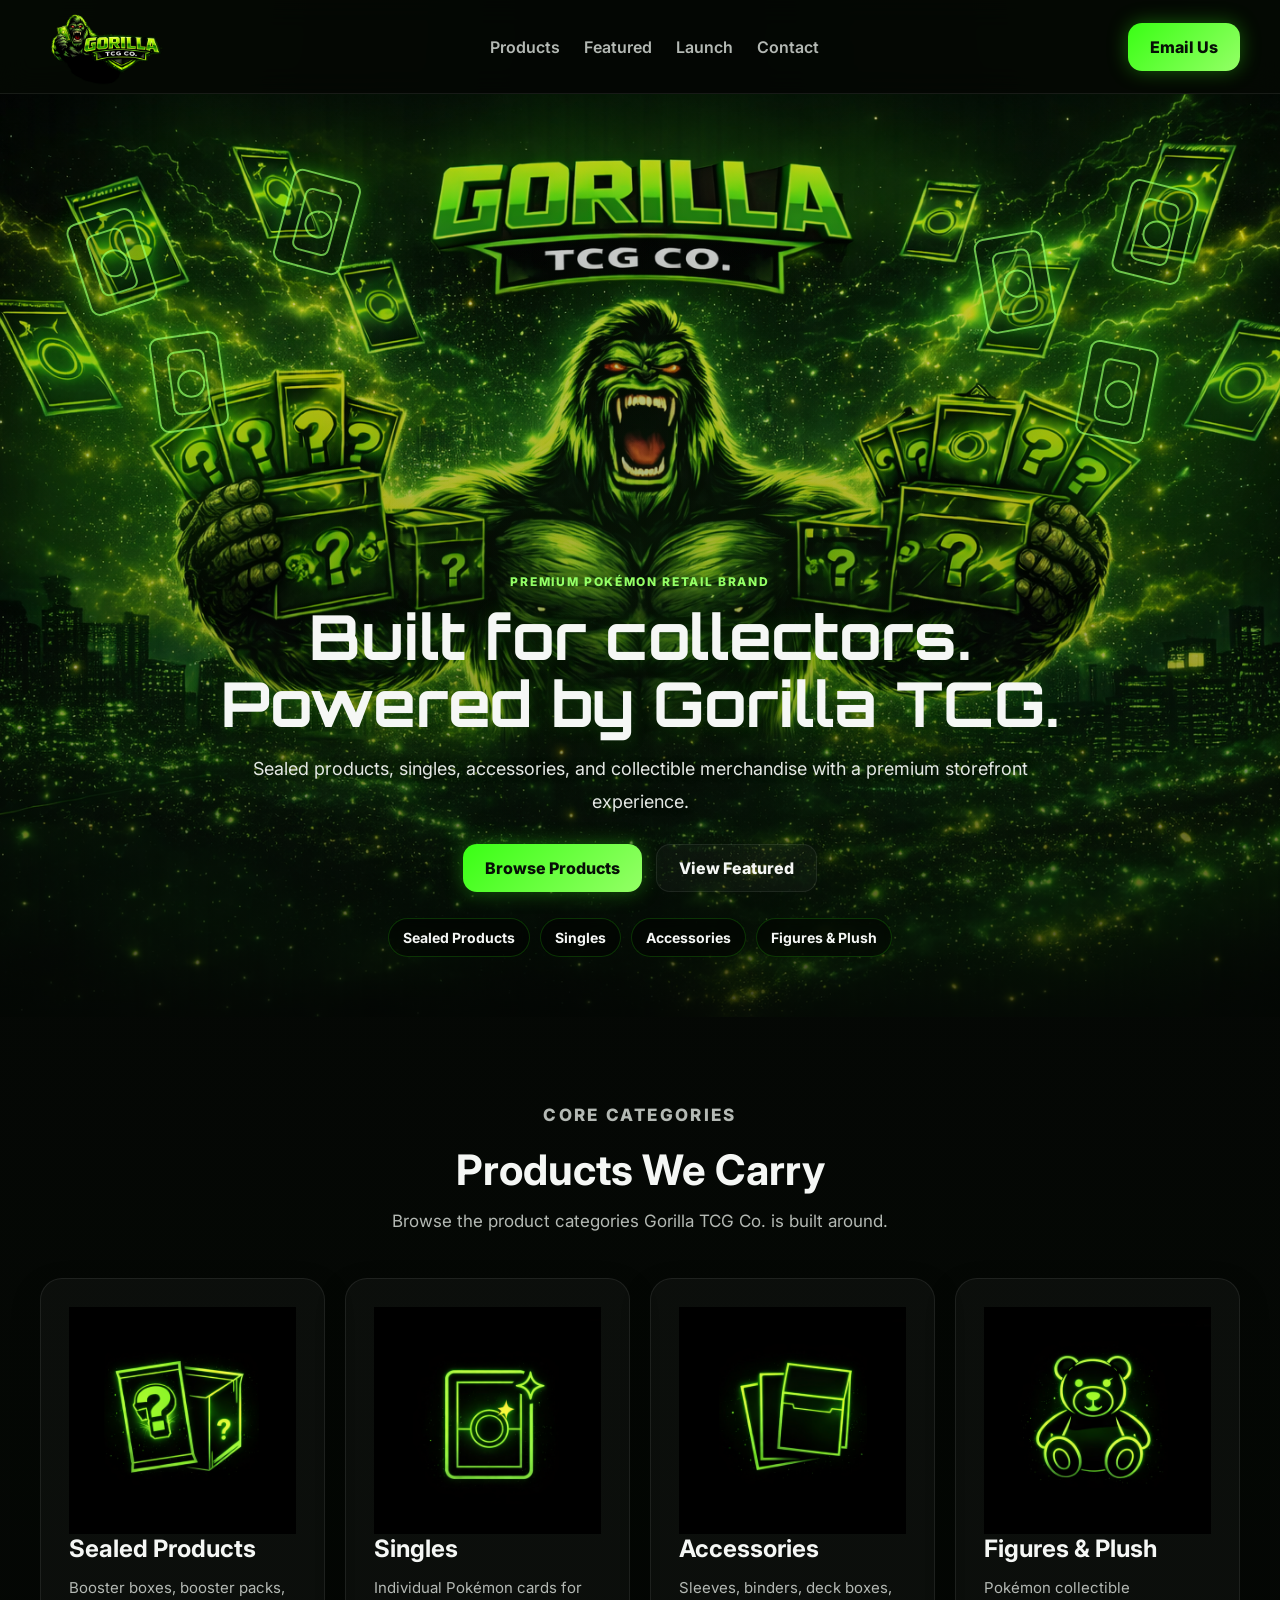
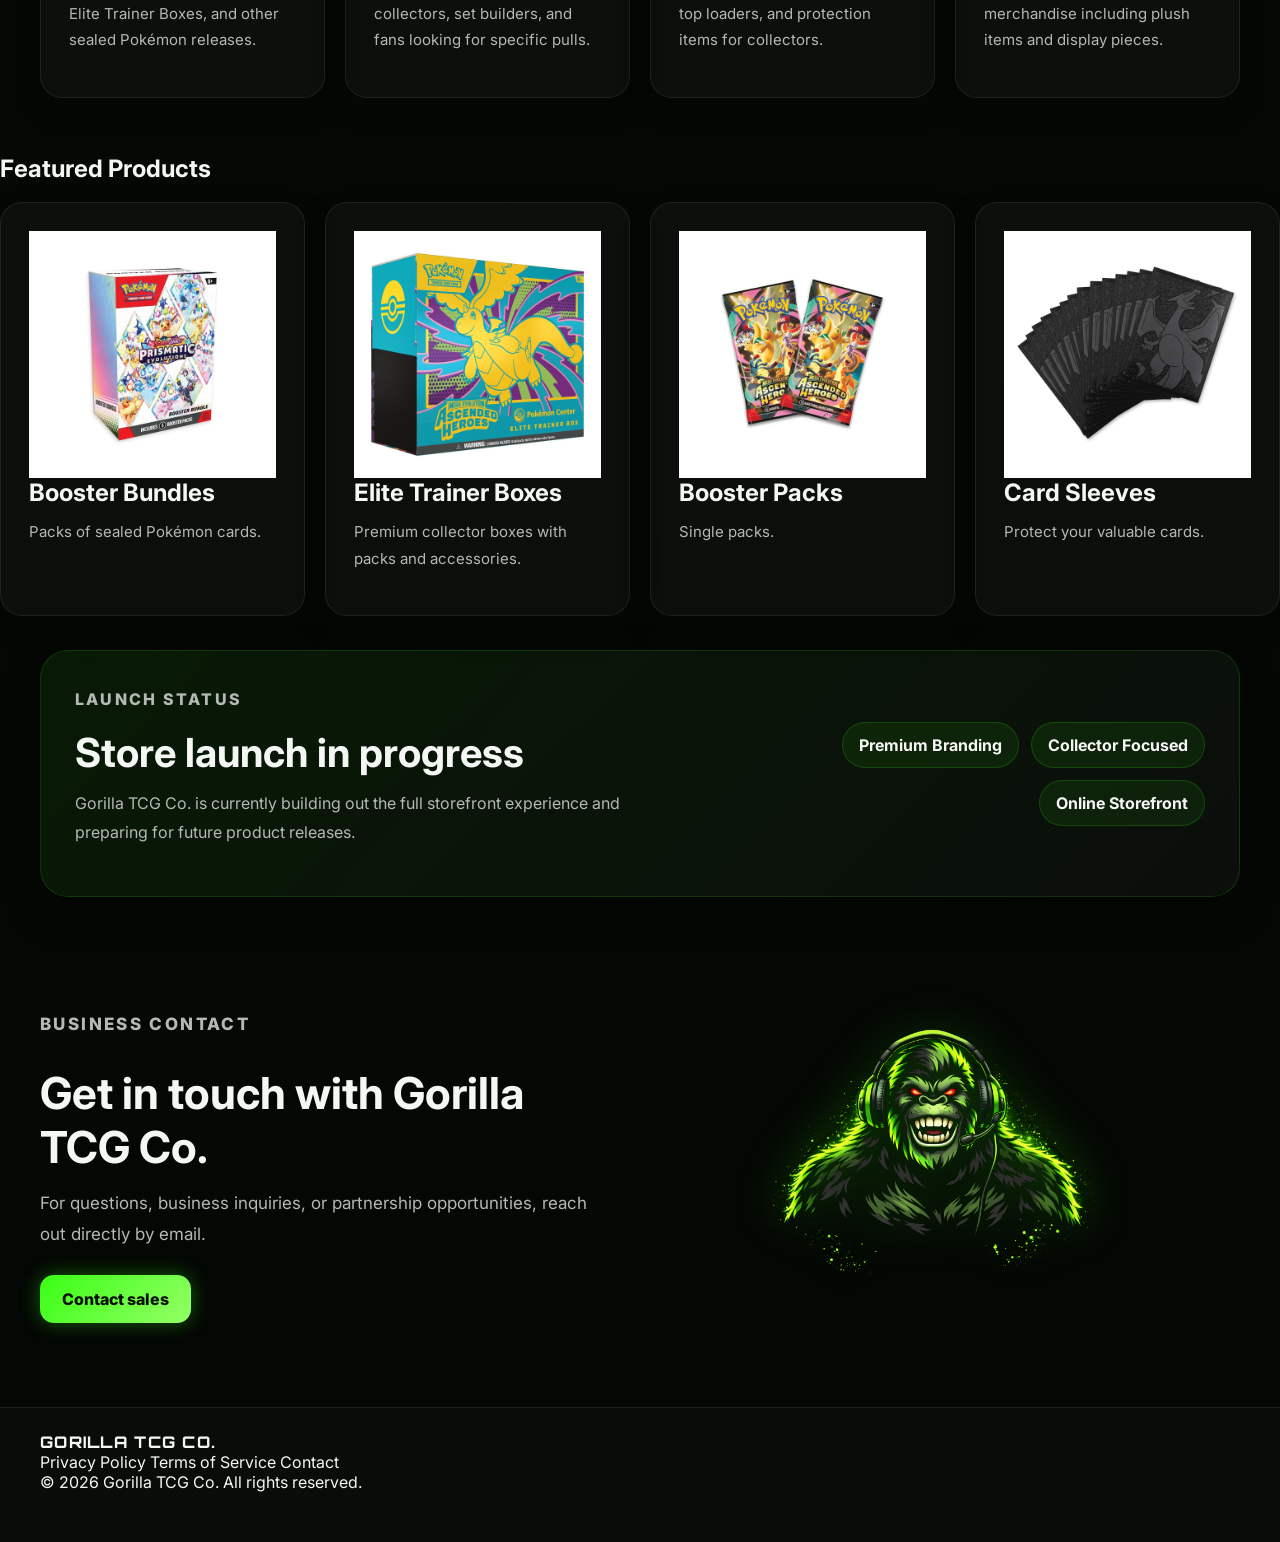
<file: index.html>
<!DOCTYPE html>
<html lang="en">
<head>
  <meta charset="UTF-8" />
  <meta name="viewport" content="width=device-width, initial-scale=1.0" />
  <title>Gorilla TCG Co.</title>
  <meta
    name="description"
    content="Premium Pokémon products for collectors and fans."
  />
  <link rel="preconnect" href="https://fonts.googleapis.com">
  <link rel="preconnect" href="https://fonts.gstatic.com" crossorigin>
  <link
    href="https://fonts.googleapis.com/css2?family=Inter:wght@300;400;500;600;700;800&family=Orbitron:wght@600;700;800&display=swap"
    rel="stylesheet"
  />
  <link rel="stylesheet" href="styles.css" />
  <link rel="icon" type="image/png" href="favicon.png">
</head>
<body>

  <header class="site-header">
    <div class="container nav-wrap">
      <a href="#top" class="brand">
        <img src="logo.png" alt="Gorilla TCG Co. logo" class="brand-logo" />
      </a>

      <nav class="nav-links">
        <a href="#products">Products</a>
        <a href="#featured">Featured</a>
        <a href="#launch">Launch</a>
        <a href="#contact">Contact</a>
      </nav>

      <a href="mailto:sales@gorillatcgco.com" class="email-btn">Email Us</a>
    </div>
  </header>

  <main id="top">

    <section class="hero hero-v3">
      <div class="hero-overlay"></div>
      <div class="hero-radial hero-radial-left"></div>
      <div class="hero-radial hero-radial-right"></div>

      <!-- Floating cards -->
      <div class="floating-card card-1"></div>
      <div class="floating-card card-2"></div>
      <div class="floating-card card-3"></div>
      <div class="floating-card card-4"></div>
      <div class="floating-card card-5"></div>
      <div class="floating-card card-6"></div>

      <div class="container hero-content">
        <div class="hero-text-wrap">
          <p class="eyebrow">Premium Pokémon Retail Brand</p>
          <h1>Built for collectors. Powered by Gorilla TCG.</h1>
          <p class="hero-subtext">
            Sealed products, singles, accessories, and collectible merchandise
            with a premium storefront experience.
          </p>

          <div class="hero-buttons">
            <a href="#products" class="primary-btn">Browse Products</a>
            <a href="#featured" class="secondary-btn">View Featured</a>
          </div>

          <div class="hero-pill-row">
            <span>Sealed Products</span>
            <span>Singles</span>
            <span>Accessories</span>
            <span>Figures & Plush</span>
          </div>
        </div>
      </div>

      <img
        src="a_digital_digital_illustration_promotional_banner.png"
        alt="Gorilla TCG Co. hero banner"
        class="hero-banner-v3"
      />
    </section>

    <section class="products-section" id="products">
      <div class="container">
        <div class="section-heading">
          <p class="eyebrow">Core Categories</p>
          <h2>Products We Carry</h2>
          <p>Browse the product categories Gorilla TCG Co. is built around.</p>
        </div>

        <div class="product-grid">
          <article class="product-card">
            <img src="sealed_products_icon_fixed.png" alt="Sealed products icon" class="category-icon" />
            <h3>Sealed Products</h3>
            <p>
              Booster boxes, booster packs, Elite Trainer Boxes, and other sealed Pokémon releases.
            </p>
          </article>

          <article class="product-card">
            <img src="singles_icon_fixed.png" alt="Singles icon" class="category-icon" />
            <h3>Singles</h3>
            <p>
              Individual Pokémon cards for collectors, set builders, and fans looking for specific pulls.
            </p>
          </article>

          <article class="product-card">
            <img src="accessories_icon_fixed.png" alt="Accessories icon" class="category-icon" />
            <h3>Accessories</h3>
            <p>
              Sleeves, binders, deck boxes, top loaders, and protection items for collectors.
            </p>
          </article>

          <article class="product-card">
            <img src="plush_icon_fixed.png" alt="Figures and plush icon" class="category-icon" />
            <h3>Figures &amp; Plush</h3>
            <p>
              Pokémon collectible merchandise including plush items and display pieces.
            </p>
          </article>
        </div>
      </div>
    </section>

<section class="featured-products" id="featured">

<h2>Featured Products</h2>

<div class="product-grid">

<div class="product-card">
<img src="booster-box.jpg">
<h3>Booster Bundles</h3>
<p>Packs of sealed Pokémon cards.</p>
</div>

<div class="product-card">
<img src="elite-trainer-box.jpg">
<h3>Elite Trainer Boxes</h3>
<p>Premium collector boxes with packs and accessories.</p>
</div>

<div class="product-card">
<img src="booster-pack.jpg">
<h3>Booster Packs</h3>
<p>Single packs.</p>
</div>

<div class="product-card">
<img src="sleeves.jpg">
<h3>Card Sleeves</h3>
<p>Protect your valuable cards.</p>
</div>

</div>
</section>

    <section class="launch-section" id="launch">
      <div class="container launch-card">
        <div class="launch-copy">
          <p class="eyebrow">Launch Status</p>
          <h2>Store launch in progress</h2>
          <p>
            Gorilla TCG Co. is currently building out the full storefront experience
            and preparing for future product releases.
          </p>
        </div>

        <div class="launch-tags">
          <span>Premium Branding</span>
          <span>Collector Focused</span>
          <span>Online Storefront</span>
        </div>
      </div>
    </section>

    <section class="contact-section" id="contact">
      <div class="container contact-grid">
        <div class="contact-copy">
          <p class="eyebrow">Business Contact</p>
          <h2>Get in touch with Gorilla TCG Co.</h2>
          <p>
            For questions, business inquiries, or partnership opportunities,
            reach out directly by email.
          </p>

          <a href="mailto:sales@gorillatcgco.com" class="primary-btn">
            Contact sales
          </a>
        </div>

        <div class="contact-visual">
          <img src="gorilla_headset_transparent.png" alt="Gorilla TCG support mascot" class="contact-image" />
        </div>
      </div>
    </section>

  </main>

  <footer class="site-footer">
    <div class="container footer-wrap">
      <div>
        <div class="footer-brand">GORILLA TCG CO.</div>
<div class="footer-links">

<a href="privacy.html">Privacy Policy</a>

<a href="terms.html">Terms of Service</a>

<a href="contact.html">Contact</a>

</div>

<p>© 2026 Gorilla TCG Co. All rights reserved.</p>
      </div>


  </footer>

</body>
</html>
</file>
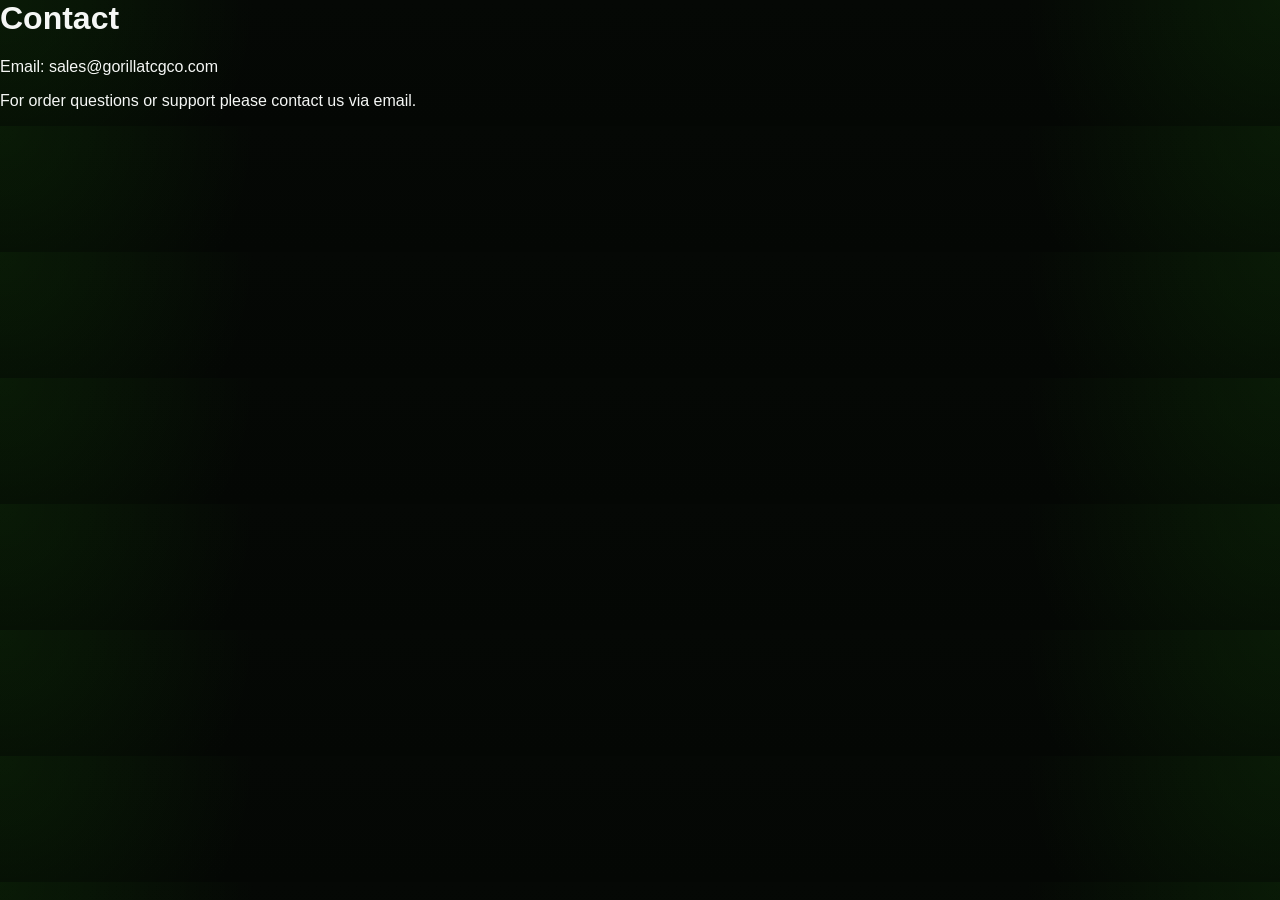
<file: contact.html>
<!DOCTYPE html>
<html>

<head>

<title>Contact - Gorilla TCG Co.</title>

<link rel="stylesheet" href="styles.css">

</head>

<body>

<h1>Contact</h1>

<p>Email: sales@gorillatcgco.com</p>

<p>For order questions or support please contact us via email.</p>

</body>

</html>
</file>
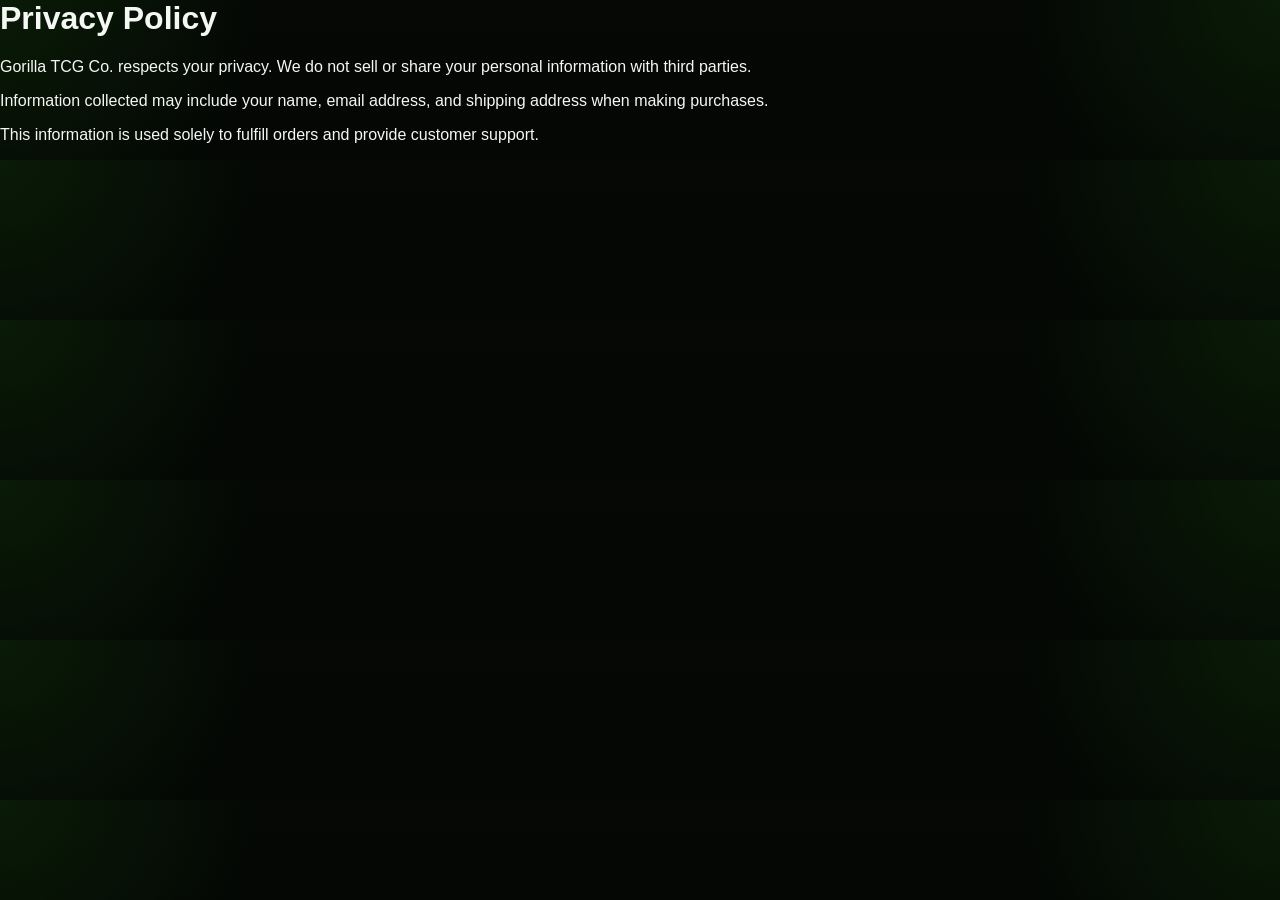
<file: privacy.html>
<!DOCTYPE html>
<html>

<head>

<title>Privacy Policy - Gorilla TCG Co.</title>

<link rel="stylesheet" href="styles.css">

</head>

<body>

<h1>Privacy Policy</h1>

<p>Gorilla TCG Co. respects your privacy. We do not sell or share your personal information with third parties.</p>

<p>Information collected may include your name, email address, and shipping address when making purchases.</p>

<p>This information is used solely to fulfill orders and provide customer support.</p>

</body>

</html>
</file>
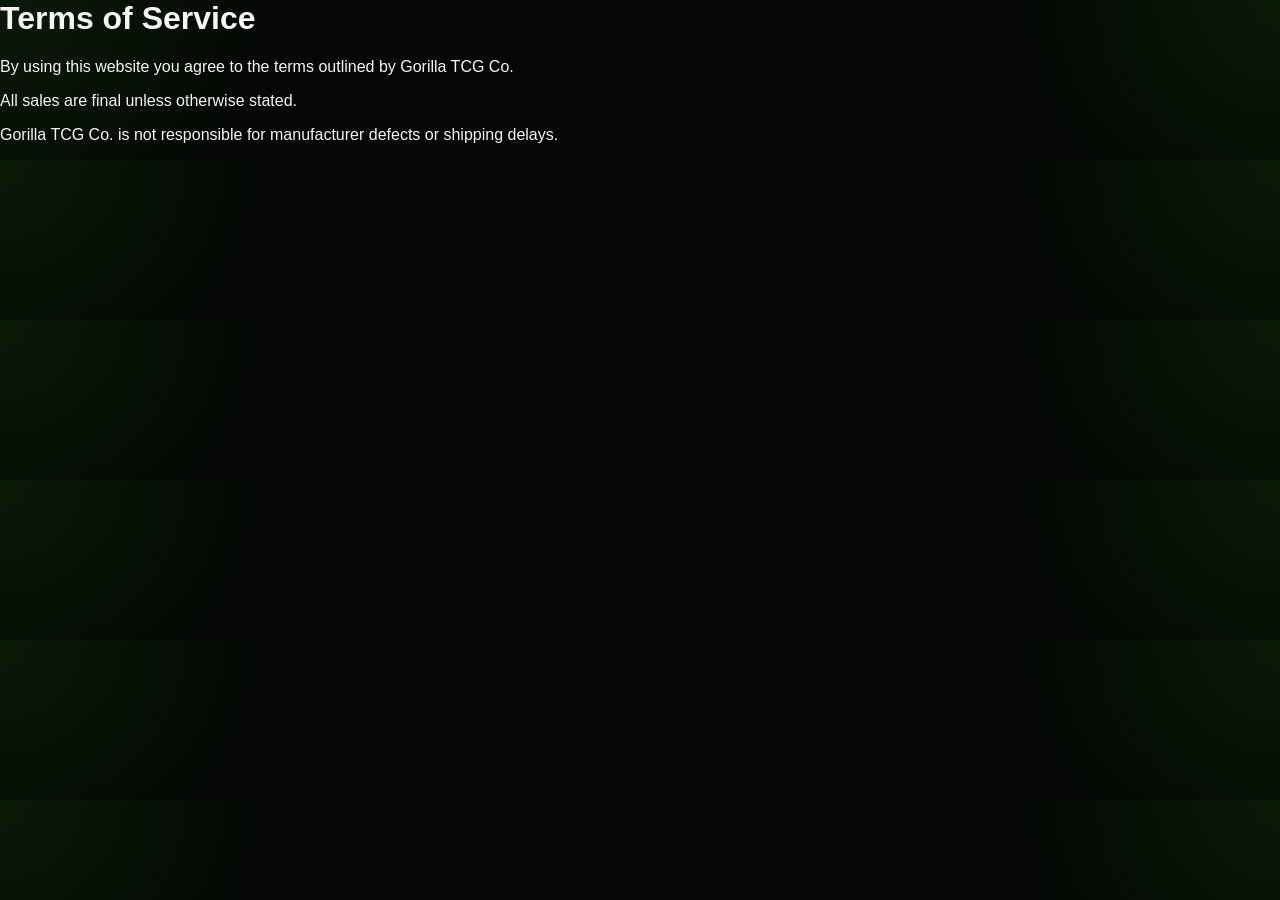
<file: terms.html>
<!DOCTYPE html>
<html>

<head>

<title>Terms of Service - Gorilla TCG Co.</title>

<link rel="stylesheet" href="styles.css">

</head>

<body>

<h1>Terms of Service</h1>

<p>By using this website you agree to the terms outlined by Gorilla TCG Co.</p>

<p>All sales are final unless otherwise stated.</p>

<p>Gorilla TCG Co. is not responsible for manufacturer defects or shipping delays.</p>

</body>

</html>
</file>
<file: styles.css>
:root {
  --bg: #040704;
  --bg-soft: #0a0f0a;
  --panel: rgba(255, 255, 255, 0.03);
  --line: rgba(255, 255, 255, 0.08);
  --text: #f5f7f5;
  --muted: #b4b9b4;
  --green: #39ff14;
  --green-soft: #94ff66;
  --radius: 22px;
}

* {
  box-sizing: border-box;
}

html {
  scroll-behavior: smooth;
}

body {
  margin: 0;
  color: var(--text);
  font-family: "Inter", sans-serif;
  background:
    radial-gradient(circle at top left, rgba(57,255,20,0.08), transparent 20%),
    radial-gradient(circle at top right, rgba(57,255,20,0.08), transparent 20%),
    linear-gradient(180deg, #050805 0%, #040704 100%);
  overflow-x: hidden;
}

img {
  max-width: 100%;
  display: block;
}

a {
  color: inherit;
  text-decoration: none;
}

h1, h2, h3, p {
  margin-top: 0;
}

.container {
  width: min(1200px, calc(100% - 32px));
  margin: 0 auto;
}

.eyebrow {
  color: var(--green-soft);
  text-transform: uppercase;
  letter-spacing: 0.14em;
  font-size: 12px;
  font-weight: 800;
  margin-bottom: 14px;
}

.section-heading {
  text-align: center;
  max-width: 760px;
  margin: 0 auto 42px;
}

.section-heading h2 {
  font-size: clamp(30px, 4vw, 42px);
  margin-bottom: 12px;
}

.section-heading p {
  color: var(--muted);
  font-size: 17px;
  line-height: 1.7;
}

/* Header */
.site-header {
  position: sticky;
  top: 0;
  z-index: 60;
  backdrop-filter: blur(14px);
  background: rgba(4, 7, 4, 0.84);
  border-bottom: 1px solid var(--line);
}

.nav-wrap {
  min-height: 78px;
  display: flex;
  align-items: center;
  justify-content: space-between;
  gap: 24px;
}

.brand-logo {
  width: 140px;
  max-width: 100%;
}

.nav-links {
  display: flex;
  align-items: center;
  gap: 24px;
  flex-wrap: wrap;
}

.nav-links a {
  color: var(--muted);
  font-weight: 600;
  transition: 0.2s ease;
}

.nav-links a:hover {
  color: var(--green-soft);
}

.email-btn,
.primary-btn,
.secondary-btn {
  display: inline-flex;
  align-items: center;
  justify-content: center;
  min-height: 48px;
  padding: 0 22px;
  border-radius: 14px;
  font-weight: 800;
  transition: 0.25s ease;
}

.email-btn,
.primary-btn {
  background: linear-gradient(135deg, var(--green), var(--green-soft));
  color: #061006;
  box-shadow: 0 0 20px rgba(57,255,20,0.35);
}

.email-btn:hover,
.primary-btn:hover {
  transform: translateY(-2px) scale(1.02);
  box-shadow: 0 0 28px rgba(57,255,20,0.55);
}

.secondary-btn {
  border: 1px solid var(--line);
  background: rgba(255,255,255,0.03);
  color: var(--text);
}

.secondary-btn:hover {
  border-color: rgba(57,255,20,0.35);
  color: var(--green-soft);
}

/* Hero V3 */
.hero-v3 {
  position: relative;
  min-height: 900px;
  display: flex;
  align-items: center;
  justify-content: center;
  overflow: hidden;
  padding: 40px 0 60px;
}

.hero-banner-v3 {
  position: absolute;
  inset: 0;
  width: 100%;
  height: 100%;
  object-fit: cover;
  object-position: center top;
  z-index: 1;
}

.hero-overlay {
  position: absolute;
  inset: 0;
  background:
    linear-gradient(to bottom, rgba(4,7,4,0.15), rgba(4,7,4,0.35) 60%, rgba(4,7,4,0.75)),
    radial-gradient(circle at center, rgba(57,255,20,0.08), transparent 45%);
  z-index: 2;
}

.hero-radial {
  position: absolute;
  width: 420px;
  height: 420px;
  border-radius: 50%;
  background: radial-gradient(circle, rgba(57,255,20,0.18), transparent 70%);
  filter: blur(24px);
  z-index: 2;
  pointer-events: none;
}

.hero-radial-left {
  left: -80px;
  top: 120px;
}

.hero-radial-right {
  right: -80px;
  top: 100px;
}

.hero-content {
  position: relative;
  z-index: 4;
  text-align: center;
  padding-top: 440px;
}

.hero-text-wrap {
  max-width: 860px;
  margin: 0 auto;
}

.hero-text-wrap h1 {
  font-family: "Orbitron", sans-serif;
  font-size: clamp(34px, 5vw, 62px);
  line-height: 1.08;
  margin-bottom: 16px;
  text-shadow: 0 0 18px rgba(57,255,20,0.15);
}

.hero-subtext {
  color: #e4e7e4;
  font-size: 18px;
  line-height: 1.8;
  margin-bottom: 26px;
  text-shadow: 0 0 8px rgba(0,0,0,0.45);
}

.hero-buttons {
  display: flex;
  gap: 14px;
  justify-content: center;
  flex-wrap: wrap;
  margin-bottom: 26px;
}

.hero-pill-row {
  display: flex;
  gap: 10px;
  justify-content: center;
  flex-wrap: wrap;
}

.hero-pill-row span {
  padding: 10px 14px;
  border-radius: 999px;
  background: rgba(0,0,0,0.45);
  border: 1px solid rgba(57,255,20,0.18);
  color: var(--text);
  font-weight: 700;
  font-size: 14px;
  backdrop-filter: blur(6px);
}

/* Floating Cards */
.floating-card {
  position: absolute;
  width: 70px;
  height: 96px;
  border-radius: 10px;
  border: 2px solid rgba(146,255,102,0.9);
  background:
    radial-gradient(circle at 50% 50%, rgba(57,255,20,0.12), transparent 55%),
    rgba(0,0,0,0.22);
  box-shadow:
    0 0 20px rgba(57,255,20,0.35),
    inset 0 0 18px rgba(57,255,20,0.08);
  z-index: 3;
  opacity: 0.8;
  animation: floatCard 6s ease-in-out infinite;
}

.floating-card::before {
  content: "";
  position: absolute;
  inset: 14px;
  border: 2px solid rgba(146,255,102,0.85);
  border-radius: 8px;
}

.floating-card::after {
  content: "";
  position: absolute;
  width: 24px;
  height: 24px;
  border: 2px solid rgba(146,255,102,0.9);
  border-radius: 50%;
  top: 34px;
  left: 21px;
}

.card-1 { top: 120px; left: 6%; animation-delay: 0s; transform: rotate(-18deg); }
.card-2 { top: 80px; left: 22%; animation-delay: 1s; transform: rotate(15deg); }
.card-3 { top: 140px; right: 18%; animation-delay: 2s; transform: rotate(-10deg); }
.card-4 { top: 90px; right: 7%; animation-delay: 0.5s; transform: rotate(14deg); }
.card-5 { top: 240px; left: 12%; animation-delay: 1.5s; transform: rotate(-8deg); }
.card-6 { top: 250px; right: 10%; animation-delay: 2.5s; transform: rotate(11deg); }

@keyframes floatCard {
  0%   { transform: translateY(0px) rotate(var(--r, 0deg)); }
  50%  { transform: translateY(-14px) rotate(calc(var(--r, 0deg) + 2deg)); }
  100% { transform: translateY(0px) rotate(var(--r, 0deg)); }
}

.card-1 { --r: -18deg; }
.card-2 { --r: 15deg; }
.card-3 { --r: -10deg; }
.card-4 { --r: 14deg; }
.card-5 { --r: -8deg; }
.card-6 { --r: 11deg; }

/* Products */
.products-section {
  padding: 84px 0 56px;
}

.product-grid {
  display: grid;
  grid-template-columns: repeat(4, minmax(0, 1fr));
  gap: 20px;
}

.product-card {
  background: var(--panel);
  border: 1px solid var(--line);
  border-radius: var(--radius);
  padding: 28px;
  transition: 0.25s ease;
  box-shadow: 0 12px 30px rgba(0,0,0,0.22);
}

.product-card:hover {
  transform: translateY(-6px);
  border-color: rgba(57,255,20,0.28);
  box-shadow: 0 18px 40px rgba(0,0,0,0.32), 0 0 22px rgba(57,255,20,0.08);
}

.product-icon {
  width: 72px;
  height: 72px;
  object-fit: contain;
  margin-bottom: 18px;
  filter: drop-shadow(0 0 12px rgba(57,255,20,0.42));
}

.product-card h3 {
  font-size: 24px;
  margin-bottom: 12px;
}

.product-card p {
  color: var(--muted);
  line-height: 1.75;
  font-size: 15px;
}

/* Featured */
.featured-section {
  padding: 46px 0 56px;
}

.featured-grid {
  display: grid;
  grid-template-columns: repeat(4, minmax(0, 1fr));
  gap: 20px;
}

.featured-card {
  background: var(--panel);
  border: 1px solid var(--line);
  border-radius: var(--radius);
  padding: 22px;
  transition: 0.25s ease;
}

.featured-card:hover {
  transform: translateY(-6px);
  border-color: rgba(57,255,20,0.28);
  box-shadow: 0 18px 40px rgba(0,0,0,0.32);
}

.featured-image-box {
  min-height: 160px;
  border-radius: 18px;
  display: flex;
  align-items: center;
  justify-content: center;
  background:
    radial-gradient(circle at center, rgba(57,255,20,0.10), transparent 60%),
    #070a07;
  border: 1px solid rgba(57,255,20,0.10);
  color: var(--green-soft);
  font-family: "Orbitron", sans-serif;
  font-size: 18px;
  margin-bottom: 18px;
}

.featured-card h3 {
  font-size: 22px;
  margin-bottom: 10px;
}

.featured-card p {
  color: var(--muted);
  line-height: 1.7;
}

/* Launch */
.launch-section {
  padding: 34px 0 56px;
}

.launch-card {
  display: grid;
  grid-template-columns: 1.1fr 0.9fr;
  gap: 24px;
  align-items: center;
  background: linear-gradient(135deg, rgba(57,255,20,0.08), rgba(255,255,255,0.03));
  border: 1px solid rgba(57,255,20,0.14);
  border-radius: 28px;
  padding: 34px;
  box-shadow: 0 16px 40px rgba(0,0,0,0.25);
}

.launch-copy h2 {
  font-size: clamp(28px, 4vw, 40px);
  margin-bottom: 12px;
}

.launch-copy p {
  color: var(--muted);
  line-height: 1.8;
  font-size: 16px;
}

.launch-tags {
  display: flex;
  flex-wrap: wrap;
  gap: 12px;
  justify-content: flex-end;
}

.launch-tags span {
  padding: 12px 16px;
  border-radius: 999px;
  background: rgba(57,255,20,0.08);
  border: 1px solid rgba(57,255,20,0.18);
  font-weight: 700;
  color: var(--text);
}

/* Contact */
.contact-section {
  padding: 56px 0 84px;
}

.contact-grid {
  display: grid;
  grid-template-columns: 0.95fr 1.05fr;
  gap: 28px;
  align-items: center;
}

.contact-copy h2 {
  font-size: clamp(30px, 4vw, 44px);
  margin-bottom: 14px;
}

.contact-copy p {
  color: var(--muted);
  line-height: 1.8;
  font-size: 17px;
  margin-bottom: 26px;
}

.contact-visual {
  display: flex;
  justify-content: center;
}

.contact-image {
  max-width: 440px;
  width: 100%;
  filter: drop-shadow(0 0 24px rgba(57,255,20,0.22));
}

/* Footer */
.site-footer {
  border-top: 1px solid var(--line);
  background: rgba(255,255,255,0.02);
  padding: 24px 0 34px;
}

.footer-wrap {
  display: flex;
  justify-content: space-between;
  align-items: center;
  gap: 18px;
  flex-wrap: wrap;
}

.footer-brand {
  font-family: "Orbitron", sans-serif;
  font-weight: 800;
  letter-spacing: 0.08em;
}

.footer-sub {
  color: var(--muted);
  margin-top: 6px;
  font-size: 14px;
}

.footer-link {
  color: var(--green-soft);
  font-weight: 800;
}

/* Responsive */
@media (max-width: 1080px) {
  .product-grid,
  .featured-grid,
  .launch-card,
  .contact-grid {
    grid-template-columns: 1fr;
  }

  .launch-tags {
    justify-content: flex-start;
  }

  .hero-v3 {
    min-height: 780px;
  }

  .hero-content {
    padding-top: 360px;
  }
}

@media (max-width: 840px) {
  .nav-wrap {
    flex-direction: column;
    justify-content: center;
    padding: 14px 0;
  }

  .nav-links {
    justify-content: center;
  }

  .brand-logo {
    width: 120px;
  }

  .hero-text-wrap h1 {
    font-size: 40px;
  }

  .section-heading h2,
  .contact-copy h2,
  .launch-copy h2 {
    font-size: 30px;
  }

  .floating-card {
    width: 56px;
    height: 78px;
  }

  .floating-card::after {
    width: 18px;
    height: 18px;
    top: 28px;
    left: 17px;
  }
}

@media (max-width: 640px) {
  .container {
    width: calc(100% - 20px);
  }

  .product-card,
  .featured-card,
  .launch-card {
    padding-left: 20px;
    padding-right: 20px;
  }

  .hero-buttons {
    flex-direction: column;
    align-items: stretch;
  }

  .primary-btn,
  .secondary-btn,
  .email-btn {
    width: 100%;
  }

  .hero-v3 {
    min-height: 700px;
    padding-top: 20px;
  }

  .hero-content {
    padding-top: 310px;
  }

  .hero-pill-row {
    gap: 8px;
  }

  .hero-pill-row span {
    font-size: 12px;
  }

  .card-1, .card-2, .card-3, .card-4, .card-5, .card-6 {
    opacity: 0.55;
  }
  /* Category Icons Fix */
.category-icon {
  width: 90px;
  height: 90px;
  padding: 14px;
  background: radial-gradient(circle at center, #0a0a0a, #000);
  border-radius: 18px;
  border: 1px solid rgba(0,255,120,0.25);
  box-shadow: 0 0 18px rgba(0,255,120,0.4), inset 0 0 12px rgba(0,255,120,0.15);
  object-fit: contain;
}
  .site-footer {
  margin-top: 80px;
  padding: 30px;
  text-align: center;
  background: #050505;
  border-top: 1px solid rgba(0,255,120,0.2);
}

.site-footer p {
  color: #aaa;
  font-size: 14px;
}
}
</file>
